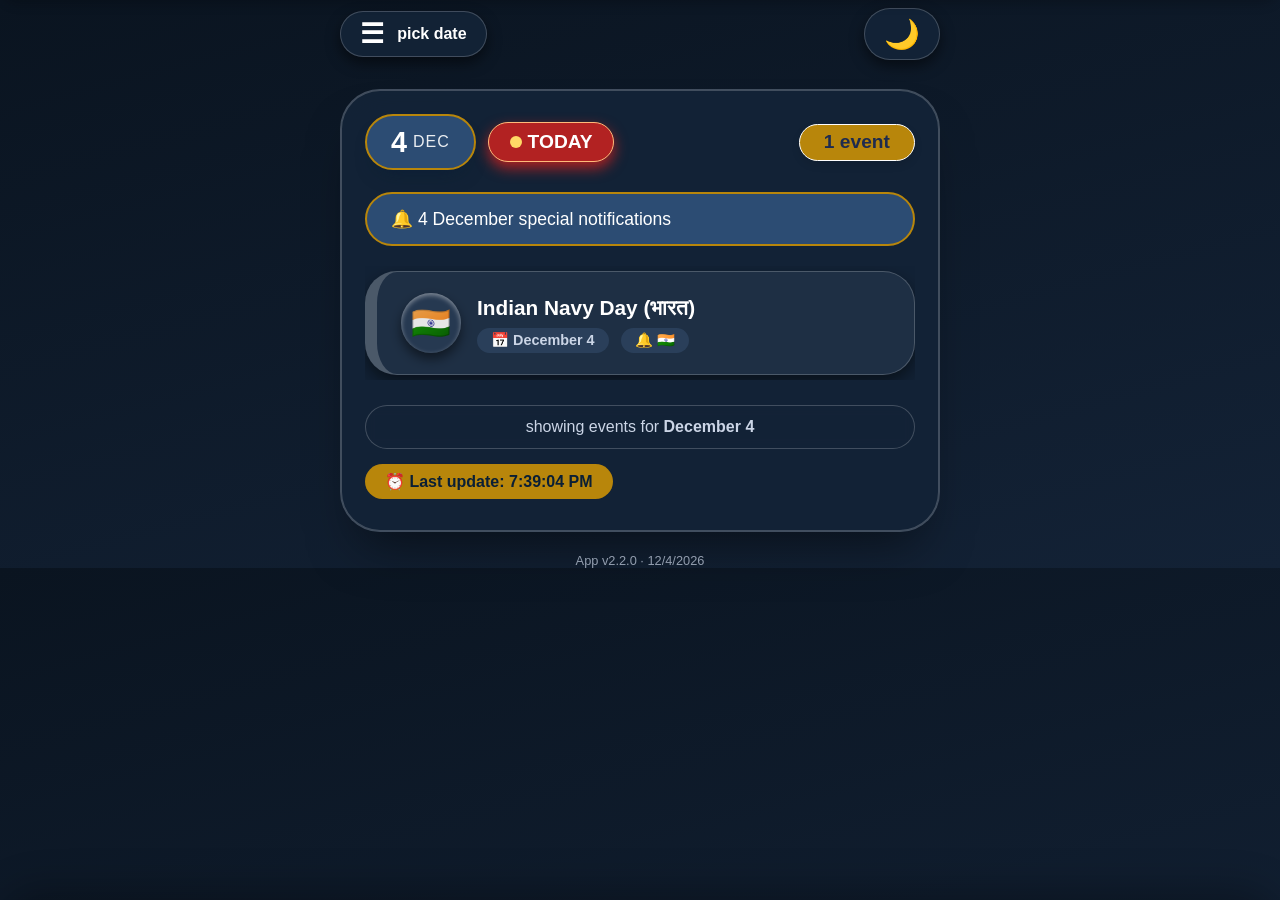
<file: index.html>
<!DOCTYPE html>
<html lang="en">
<head>
    <meta charset="UTF-8">
    <meta name="viewport" content="width=device-width, initial-scale=1.0, maximum-scale=1.0, user-scalable=no, viewport-fit=cover">
    
    <!-- ========== 🔥 CACHE CONTROL - EXTREME ========== -->
    <meta http-equiv="Cache-Control" content="no-cache, no-store, must-revalidate, max-age=0, pre-check=0, post-check=0">
    <meta http-equiv="Pragma" content="no-cache">
    <meta http-equiv="Expires" content="0">
    <meta http-equiv="Clear-Site-Data" content="*">
    <meta http-equiv="X-UA-Compatible" content="IE=edge">
    
    <!-- ========== 📱 MOBILE APP SPECIFIC ========== -->
    <meta name="apple-mobile-web-app-capable" content="yes">
    <meta name="apple-mobile-web-app-status-bar-style" content="black-translucent">
    <meta name="apple-mobile-web-app-title" content="Important Days">
    <meta name="mobile-web-app-capable" content="yes">
    <meta name="theme-color" content="#1e3c5c">
    
    <!-- For Android -->
    <meta name="color-scheme" content="dark light">
    
    <title>📅 Important Days · Mobile App</title>
    
    <!-- CSS with timestamp -->
    <link rel="stylesheet" href="style.css?v=2.0.0">
    
    <style>
        /* Pull to refresh indicator */
        .ptr-overlay {
            position: fixed;
            top: 0;
            left: 0;
            right: 0;
            height: 60px;
            background: var(--accent-gold);
            color: #1e2b4f;
            display: flex;
            align-items: center;
            justify-content: center;
            transform: translateY(-100%);
            transition: transform 0.2s;
            z-index: 1000;
            font-weight: 600;
            border-bottom-left-radius: 20px;
            border-bottom-right-radius: 20px;
            box-shadow: 0 4px 12px rgba(0,0,0,0.2);
        }
        
        .ptr-overlay.show {
            transform: translateY(0);
        }
        
        .offline-banner {
            background: #f94144;
            color: white;
            padding: 12px;
            text-align: center;
            font-weight: 600;
            border-radius: 0;
            display: none;
            margin-bottom: 10px;
        }
        
        .offline-banner.show {
            display: block;
        }
        
        .loading-spinner {
            display: inline-block;
            width: 20px;
            height: 20px;
            border: 3px solid rgba(255,255,255,0.3);
            border-radius: 50%;
            border-top-color: white;
            animation: spin 1s ease-in-out infinite;
            margin-right: 10px;
        }
        
        @keyframes spin {
            to { transform: rotate(360deg); }
        }
        
        .version-info {
            font-size: 0.8rem;
            opacity: 0.7;
            text-align: center;
            margin-top: 5px;
        }
    </style>
</head>
<body class="dark">
    <!-- Pull to refresh indicator -->
    <div class="ptr-overlay" id="ptrIndicator">
        <span class="loading-spinner"></span> Refreshing...
    </div>
    
    <!-- Offline banner -->
    <div class="offline-banner" id="offlineBanner">
        📴 You are offline · Showing last updated data
    </div>
    
    <!-- top bar with menu + dark toggle -->
    <div class="top-bar">
        <div class="menu-btn" id="menuToggle">
            ☰ <span>pick date</span>
        </div>
        <div class="dark-toggle" id="darkToggle">🌙</div>
    </div>
    
    <!-- Refresh indicator -->
    <div style="text-align: center; padding: 5px;" id="refreshStatus"></div>

    <!-- main card -->
    <div class="notification-container" id="mainCard">
        <div class="today-header">
            <div class="date-chip" id="currentDateDisplay">15 <small>MAR</small></div>
            <div class="live-badge"><span></span> TODAY</div>
            <div class="event-counter" id="eventCountBadge">3 events</div>
        </div>

        <div class="greeting-toast" id="todayGreeting">
            🔔 Special Notifications
        </div>

        <div id="eventsContainer" class="events-list">
            <!-- filled by js -->
        </div>

        <div class="footer-note" id="footerDate">
            showing events for <strong>March 15</strong>
        </div>
        
        <!-- Last update time -->
        <div class="reminder-bell" style="justify-content: center; margin-top: 15px;" id="updateTimeDisplay">
            ⏰ Last update: Just now
        </div>
    </div>

    <!-- drawer overlay + menu -->
    <div class="drawer-overlay" id="drawerOverlay"></div>
    <div class="date-drawer" id="dateDrawer">
        <div class="drawer-title">
            📅 jump to date
            <span class="drawer-close" id="closeDrawer">✕</span>
        </div>
        <div class="month-grid" id="monthGrid"></div>
        <div class="day-picker">
            <h4 id="selectedMonthLabel">select a month</h4>
            <div class="day-scroll" id="dayChipsContainer"></div>
        </div>
        <button class="goto-btn" id="jumpToDateBtn">🔔 show events</button>
    </div>
    
    <!-- Version info -->
    <div class="version-info" id="versionInfo">
                <p>&copy; <b>2026 Umesh Banjare . All rights reserved. Developed by Umesh Banjare.</b></p>
    </div>

    <!-- ========== 📱 MOBILE APP AUTO-UPDATE SCRIPT ========== -->
    <script src="script.js?v=2.0.0"></script>
    
    <!-- Service Worker for offline cache management -->
    <script>
        // Extreme cache clear on app start
        (function mobileAppInit() {
            console.log('📱 Mobile App Started:', new Date().toLocaleString());
            
            // Clear everything
            if ('caches' in window) {
                caches.keys().then(keys => {
                    keys.forEach(key => {
                        caches.delete(key);
                        console.log('🗑️ Deleted cache:', key);
                    });
                });
            }
            
            // Clear storages
            sessionStorage.clear();
            localStorage.removeItem('lastUpdate');
            localStorage.removeItem('cachedEvents');
            
            // Show last update
            const updateTime = new Date().toLocaleTimeString();
            document.getElementById('updateTimeDisplay').innerHTML = 
                `⏰ Last update: ${updateTime}`;
            
            // Check network status
            function updateOnlineStatus() {
                const banner = document.getElementById('offlineBanner');
                if (navigator.onLine) {
                    banner.classList.remove('show');
                } else {
                    banner.classList.add('show');
                }
            }
            
            window.addEventListener('online', updateOnlineStatus);
            window.addEventListener('offline', updateOnlineStatus);
            updateOnlineStatus();
        })();
    </script>
</body>
</html>
</file>
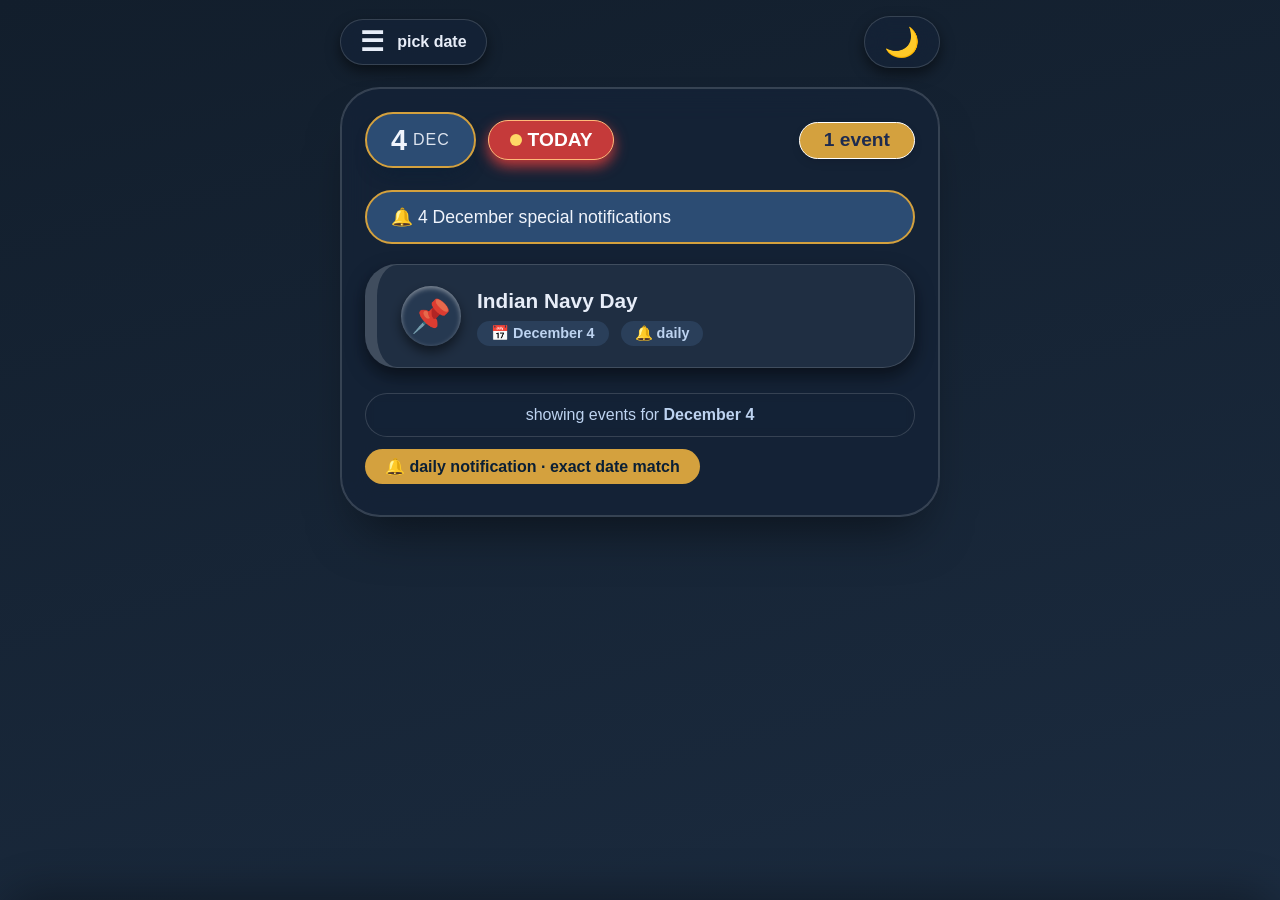
<file: eventList.html>
<!DOCTYPE html>
<html lang="en">
<head>
    <meta charset="UTF-8">
    <meta name="viewport" content="width=device-width, initial-scale=1.0, maximum-scale=1.0, user-scalable=yes">
    <title>🔔 today's days · dark/light + menu</title>
    <style>
        * {
            margin: 0;
            padding: 0;
            box-sizing: border-box;
            font-family: 'Inter', -apple-system, BlinkMacSystemFont, 'Segoe UI', Roboto, sans-serif;
        }

        /* design tokens */
        :root {
            --bg-gradient-start: #d9e2ef;
            --bg-gradient-end: #c2d0e6;
            --container-bg: rgba(255,255,255,0.75);
            --text-primary: #0f2b44;
            --text-soft: #1e3c5c;
            --card-bg: #ffffff;
            --badge-bg: #1e3c5c;
            --badge-text: white;
            --accent-gold: #f9c74f;
            --accent-red: #f94144;
            --border-light: rgba(255,255,255,0.7);
            --shadow-color: rgba(0,20,50,0.15);
            --event-meta-bg: #e3eefb;
            --menu-bg: rgba(255,255,255,0.9);
            --icon-filter: none;
        }

        body.dark {
            --bg-gradient-start: #121e2c;
            --bg-gradient-end: #1b2b3f;
            --container-bg: rgba(20, 35, 55, 0.85);
            --text-primary: #e7edf8;
            --text-soft: #bdd3f0;
            --card-bg: #1f2e42;
            --badge-bg: #2c4c73;
            --badge-text: #f0f4fc;
            --accent-gold: #d4a13e;
            --accent-red: #c53a3a;
            --border-light: rgba(255,255,255,0.15);
            --shadow-color: rgba(0,0,0,0.5);
            --event-meta-bg: #2a3f5a;
            --menu-bg: rgba(25, 40, 60, 0.98);
            --icon-filter: brightness(0.9);
        }

        body {
            background: linear-gradient(165deg, var(--bg-gradient-start), var(--bg-gradient-end));
            min-height: 100vh;
            display: flex;
            flex-direction: column;
            align-items: center;
            padding: 1rem;
            transition: background 0.2s, color 0.2s;
        }

        /* top bar with menu + dark toggle */
        .top-bar {
            width: 100%;
            max-width: 600px;
            display: flex;
            justify-content: space-between;
            align-items: center;
            margin-bottom: 1.2rem;
            gap: 10px;
        }

        .menu-btn {
            background: var(--container-bg);
            backdrop-filter: blur(12px);
            border: 1px solid var(--border-light);
            color: var(--text-primary);
            font-size: 1.7rem;
            padding: 0.5rem 1.2rem;
            border-radius: 40px;
            cursor: pointer;
            box-shadow: 0 6px 14px var(--shadow-color);
            transition: 0.2s;
            display: flex;
            align-items: center;
            gap: 8px;
            font-weight: 600;
            line-height: 1;
        }

        .menu-btn span {
            font-size: 1rem;
            margin-left: 5px;
        }

        .dark-toggle {
            background: var(--container-bg);
            backdrop-filter: blur(12px);
            border: 1px solid var(--border-light);
            color: var(--text-primary);
            font-size: 1.8rem;
            padding: 0.5rem 1.2rem;
            border-radius: 50px;
            cursor: pointer;
            box-shadow: 0 6px 14px var(--shadow-color);
            transition: 0.2s;
            user-select: none;
        }

        .dark-toggle:hover {
            transform: scale(0.97);
            background: var(--badge-bg);
            color: white;
        }

        /* main notification card */
        .notification-container {
            max-width: 600px;
            width: 100%;
            background: var(--container-bg);
            backdrop-filter: blur(16px);
            -webkit-backdrop-filter: blur(16px);
            border-radius: 40px;
            box-shadow: 0 30px 50px -20px var(--shadow-color), 0 0 0 1px var(--border-light) inset;
            padding: 1.5rem 1.5rem 2rem;
            border: 1px solid var(--border-light);
            transition: background 0.2s;
        }

        .today-header {
            display: flex;
            align-items: center;
            gap: 12px;
            margin-bottom: 22px;
            flex-wrap: wrap;
        }

        .date-chip {
            background: var(--badge-bg);
            color: var(--badge-text);
            padding: 0.6rem 1.5rem;
            border-radius: 60px;
            font-size: 1.8rem;
            font-weight: 700;
            letter-spacing: 1px;
            box-shadow: 0 12px 20px -12px #0a1f35;
            display: inline-flex;
            align-items: center;
            gap: 5px;
            border: 2px solid var(--accent-gold);
        }

        .date-chip small {
            font-size: 1rem;
            font-weight: 400;
            opacity: 0.9;
        }

        .live-badge {
            background: var(--accent-red);
            color: white;
            border-radius: 60px;
            padding: 0.5rem 1.3rem;
            font-weight: 600;
            font-size: 1.2rem;
            display: flex;
            align-items: center;
            gap: 6px;
            box-shadow: 0 6px 14px var(--accent-red);
            border: 1px solid #ffba7a;
        }

        .live-badge span {
            width: 12px;
            height: 12px;
            background: #ffd966;
            border-radius: 50%;
            animation: pulse 1.8s infinite;
        }

        @keyframes pulse {
            0% { opacity: 1; transform: scale(1); background: #ffe5b4; }
            50% { opacity: 0.5; transform: scale(1.4); background: #ffffff; }
            100% { opacity: 1; transform: scale(1); background: #ffe5b4; }
        }

        .event-counter {
            background: var(--accent-gold);
            color: #1e2b4f;
            border-radius: 60px;
            padding: 0.4rem 1.5rem;
            font-weight: 700;
            font-size: 1.2rem;
            margin-left: auto;
            box-shadow: 0 4px 8px #0000001a;
            border: 1px solid white;
            white-space: nowrap;
        }

        .greeting-toast {
            background: var(--badge-bg);
            color: var(--badge-text);
            padding: 0.9rem 1.5rem;
            border-radius: 50px;
            margin-bottom: 20px;
            font-size: 1.1rem;
            font-weight: 500;
            display: flex;
            align-items: center;
            gap: 8px;
            border: 2px solid var(--accent-gold);
            word-break: break-word;
        }

        .events-list {
            display: flex;
            flex-direction: column;
            gap: 16px;
            margin: 20px 0;
        }

        .event-card {
            background: var(--card-bg);
            border-radius: 32px;
            padding: 1.3rem 1.5rem;
            box-shadow: 0 8px 18px var(--shadow-color);
            border-left: 12px solid var(--accent-gold);
            display: flex;
            align-items: center;
            gap: 16px;
            transition: 0.15s;
            border: 1px solid var(--border-light);
            border-left-width: 12px;
        }

        .event-icon {
            font-size: 2rem;
            background: var(--event-meta-bg);
            width: 60px;
            height: 60px;
            border-radius: 50%;
            display: flex;
            align-items: center;
            justify-content: center;
            box-shadow: inset 0 2px 5px rgba(255,255,255,0.5), 0 6px 12px var(--shadow-color);
            filter: var(--icon-filter);
        }

        .event-content {
            flex: 1;
        }

        .event-title {
            font-size: 1.3rem;
            font-weight: 700;
            color: var(--text-primary);
            line-height: 1.4;
            margin-bottom: 5px;
        }

        .event-meta {
            display: flex;
            gap: 12px;
            color: var(--text-soft);
            font-weight: 600;
            font-size: 0.9rem;
            flex-wrap: wrap;
        }

        .event-meta span {
            background: var(--event-meta-bg);
            padding: 4px 14px;
            border-radius: 40px;
            display: inline-flex;
            align-items: center;
            gap: 4px;
        }

        .empty-state {
            background: var(--container-bg);
            border-radius: 60px;
            padding: 3rem 1.5rem;
            text-align: center;
            font-size: 1.4rem;
            color: var(--text-primary);
            border: 3px dashed var(--accent-gold);
            backdrop-filter: blur(4px);
        }

        .footer-note {
            margin-top: 25px;
            color: var(--text-soft);
            background: var(--container-bg);
            padding: 12px 22px;
            border-radius: 50px;
            font-size: 1rem;
            font-weight: 500;
            text-align: center;
            backdrop-filter: blur(4px);
            border: 1px solid var(--border-light);
        }

        .reminder-bell {
            background: var(--accent-gold);
            color: #0a1f35;
            border-radius: 50px;
            padding: 8px 20px;
            font-weight: 600;
            margin-top: 12px;
            display: inline-flex;
            align-items: center;
            gap: 8px;
        }

        /* sliding drawer menu (mobile first) */
        .drawer-overlay {
            position: fixed;
            top: 0; left: 0; width: 100%; height: 100%;
            background: rgba(0,0,0,0.3);
            backdrop-filter: blur(3px);
            z-index: 998;
            opacity: 0;
            pointer-events: none;
            transition: 0.3s;
        }

        .drawer-overlay.active {
            opacity: 1;
            pointer-events: all;
        }

        .date-drawer {
            position: fixed;
            bottom: 0;
            left: 0;
            width: 100%;
            background: var(--menu-bg);
            backdrop-filter: blur(24px);
            border-top-left-radius: 40px;
            border-top-right-radius: 40px;
            padding: 2rem 1.5rem 2rem;
            box-shadow: 0 -10px 40px rgba(0,0,0,0.3);
            z-index: 999;
            transform: translateY(100%);
            transition: transform 0.4s cubic-bezier(0.2, 0.9, 0.1, 1);
            border: 1px solid var(--border-light);
            max-height: 75vh;
            overflow-y: auto;
        }

        .date-drawer.open {
            transform: translateY(0);
        }

        .drawer-title {
            font-size: 1.8rem;
            font-weight: 700;
            color: var(--text-primary);
            margin-bottom: 20px;
            display: flex;
            justify-content: space-between;
            align-items: center;
        }

        .drawer-close {
            font-size: 2rem;
            background: none;
            border: none;
            color: var(--text-soft);
            cursor: pointer;
            padding: 0 10px;
        }

        .month-grid {
            display: grid;
            grid-template-columns: repeat(3, 1fr);
            gap: 12px;
        }

        .month-item {
            background: var(--card-bg);
            color: var(--text-primary);
            border: 1px solid var(--border-light);
            border-radius: 30px;
            padding: 1rem 0.5rem;
            text-align: center;
            font-weight: 600;
            box-shadow: 0 4px 8px var(--shadow-color);
            cursor: pointer;
            transition: 0.1s;
        }

        .month-item:active {
            transform: scale(0.96);
            background: var(--badge-bg);
            color: white;
        }

        .day-picker {
            margin-top: 25px;
        }

        .day-picker h4 {
            color: var(--text-primary);
            margin-bottom: 12px;
        }

        .day-scroll {
            display: flex;
            flex-wrap: wrap;
            gap: 10px;
            max-height: 150px;
            overflow-y: auto;
            padding: 10px 0;
        }

        .day-chip {
            background: var(--container-bg);
            color: var(--text-primary);
            padding: 10px 18px;
            border-radius: 40px;
            font-weight: 600;
            border: 1px solid var(--border-light);
            cursor: pointer;
        }

        .day-chip.selected {
            background: var(--accent-gold);
            color: #0a1f35;
            border-color: white;
        }

        .goto-btn {
            background: var(--badge-bg);
            color: white;
            border: none;
            width: 100%;
            padding: 1.2rem;
            border-radius: 60px;
            font-weight: 700;
            font-size: 1.2rem;
            margin-top: 25px;
            cursor: pointer;
            border: 2px solid var(--accent-gold);
        }

        /* responsive */
        @media (max-width: 480px) {
            .date-chip { font-size: 1.5rem; padding: 0.5rem 1rem; }
            .live-badge { font-size: 1rem; padding: 0.4rem 1rem; }
            .event-counter { font-size: 1rem; padding: 0.4rem 1rem; }
            .event-title { font-size: 1.2rem; }
        }
    </style>
</head>
<body class="dark"> <!-- default dark mode (can be toggled) -->

<!-- top bar with menu + dark toggle -->
<div class="top-bar">
    <div class="menu-btn" id="menuToggle">
        ☰ <span>pick date</span>
    </div>
    <div class="dark-toggle" id="darkToggle">🌙</div>
</div>

<!-- main card -->
<div class="notification-container" id="mainCard">
    <div class="today-header">
        <div class="date-chip" id="currentDateDisplay">15 <small>MAR</small></div>
        <div class="live-badge"><span></span> TODAY</div>
        <div class="event-counter" id="eventCountBadge">3 events</div>
    </div>

    <div class="greeting-toast" id="todayGreeting">
        🔔 15 March special notifications
    </div>

    <div id="eventsContainer" class="events-list">
        <!-- filled by js -->
    </div>

    <div class="footer-note" id="footerDate">
        showing events for <strong>March 15</strong>
    </div>
    <div class="reminder-bell">
        🔔 daily notification · exact date match
    </div>
</div>

<!-- drawer overlay + menu -->
<div class="drawer-overlay" id="drawerOverlay"></div>
<div class="date-drawer" id="dateDrawer">
    <div class="drawer-title">
        📅 jump to date
        <span class="drawer-close" id="closeDrawer">✕</span>
    </div>
    <div class="month-grid" id="monthGrid"></div>
    <div class="day-picker">
        <h4 id="selectedMonthLabel">select a month</h4>
        <div class="day-scroll" id="dayChipsContainer"></div>
    </div>
    <button class="goto-btn" id="jumpToDateBtn">🔔 show events</button>
</div>

<script>
    (function() {
        // --------------------------------------------------------------
        // Full dataset (identical to previous, month as number)
        // --------------------------------------------------------------
        const importantDays = [
            { month: 1, day: 1, event: "Global Family Day" },
            { month: 1, day: 4, event: "World Braille Day" },
            { month: 1, day: 11, event: "National Human Trafficking Awareness Day (US) / Death anniversary of Lal Bahadur Shastri" },
            { month: 1, day: 12, event: "National Youth Day (Birthday of Swami Vivekananda)" },
            { month: 1, day: 15, event: "Army Day (India)" },
            { month: 1, day: 24, event: "National Girl Child Day (India)" },
            { month: 1, day: 25, event: "National Tourism Day (India) / National Voters' Day (India)" },
            { month: 1, day: 26, event: "Republic Day (India)" },
            { month: 1, day: 30, event: "Martyrs' Day (Mahatma Gandhi's Death Anniversary) / World Leprosy Eradication Day" },
            { month: 2, day: 4, event: "World Cancer Day" },
            { month: 2, day: 6, event: "International Day of Zero Tolerance to Female Genital Mutilation" },
            { month: 2, day: 10, event: "National Deworming Day (India)" },
            { month: 2, day: 11, event: "International Day of Women and Girls in Science" },
            { month: 2, day: 13, event: "World Radio Day" },
            { month: 2, day: 14, event: "Valentine's Day" },
            { month: 2, day: 20, event: "World Day of Social Justice" },
            { month: 2, day: 21, event: "International Mother Language Day" },
            { month: 2, day: 28, event: "National Science Day (India)" },
            { month: 3, day: 3, event: "World Wildlife Day / World Hearing Day" },
            { month: 3, day: 4, event: "National Safety Day (India)" },
            { month: 3, day: 8, event: "International Women's Day" },
            { month: 3, day: 9, event: "CISF Raising Day (India)" },
            { month: 3, day: 15, event: "Bhakt Mata Karma Jayanti" },
            { month: 3, day: 15, event: "World Consumer Rights Day" },
            { month: 3, day: 18, event: "Ordnance Factories Day (India)" },
            { month: 3, day: 20, event: "International Day of Happiness" },
            { month: 3, day: 21, event: "World Forestry Day / World Down Syndrome Day / World Poetry Day" },
            { month: 3, day: 22, event: "World Water Day" },
            { month: 3, day: 23, event: "World Meteorological Day / Shaheed Diwas (Bhagat Singh, Rajguru, Sukhdev)" },
            { month: 3, day: 24, event: "World Tuberculosis (TB) Day" },
            { month: 4, day: 1, event: "April Fools' Day / Odisha Foundation Day (Utkala Dibasa)" },
            { month: 4, day: 2, event: "World Autism Awareness Day" },
            { month: 4, day: 5, event: "National Maritime Day (India)" },
            { month: 4, day: 7, event: "World Health Day" },
            { month: 4, day: 10, event: "World Homoeopathy Day" },
            { month: 4, day: 14, event: "B.R. Ambedkar Remembrance Day (Ambedkar Jayanti)" },
            { month: 4, day: 17, event: "World Haemophilia Day" },
            { month: 4, day: 18, event: "World Heritage Day" },
            { month: 4, day: 21, event: "Civil Services Day (India)" },
            { month: 4, day: 22, event: "Earth Day" },
            { month: 4, day: 23, event: "World Book and Copyright Day" },
            { month: 4, day: 24, event: "National Panchayati Raj Day" },
            { month: 4, day: 25, event: "World Malaria Day" },
            { month: 4, day: 26, event: "World Intellectual Property Day" },
            { month: 5, day: 1, event: "International Labour Day / Maharashtra Day / Gujarat Day" },
            { month: 5, day: 3, event: "Press Freedom Day / World Asthma Day" },
            { month: 5, day: 4, event: "Coal Miners Day" },
            { month: 5, day: 8, event: "World Red Cross Day" },
            { month: 5, day: 11, event: "National Technology Day (India)" },
            { month: 5, day: 12, event: "International Nurses Day" },
            { month: 5, day: 15, event: "International Day of Families" },
            { month: 5, day: 17, event: "World Telecommunication Day / World Hypertension Day" },
            { month: 5, day: 20, event: "National Anti-Terrorism Day (India)" },
            { month: 5, day: 21, event: "National Anti-Terrorism Day (India) / Armed Forces Day (US)" },
            { month: 5, day: 22, event: "International Day for Biological Diversity" },
            { month: 5, day: 31, event: "World No Tobacco Day / National Memorial Day (US)" },
            { month: 6, day: 1, event: "Global Day of Parents" },
            { month: 6, day: 4, event: "International Day of Innocent Children Victims of Aggression" },
            { month: 6, day: 5, event: "World Environment Day" },
            { month: 6, day: 7, event: "World Food Safety Day" },
            { month: 6, day: 8, event: "World Brain Tumor Day / World Oceans Day" },
            { month: 6, day: 12, event: "World Day Against Child Labour" },
            { month: 6, day: 14, event: "World Blood Donor Day" },
            { month: 6, day: 15, event: "World Elder Abuse Awareness Day" },
            { month: 6, day: 16, event: "Martyrdom of Guru Arjan Dev" },
            { month: 6, day: 17, event: "World Day to Combat Desertification and Drought" },
            { month: 6, day: 18, event: "Autistic Pride Day" },
            { month: 6, day: 19, event: "World Sickle Cell Awareness Day" },
            { month: 6, day: 20, event: "World Refugee Day" },
            { month: 6, day: 21, event: "International Day of Yoga / World Music Day" },
            { month: 6, day: 23, event: "International Olympic Day / United Nations Public Service Day" },
            { month: 6, day: 26, event: "International Day Against Drug Abuse and Illicit Trafficking" },
            { month: 6, day: 29, event: "National Statistics Day (India)" },
            { month: 7, day: 1, event: "National Doctor's Day (India) / Chartered Accountants Day (India)" },
            { month: 7, day: 2, event: "World UFO Day" },
            { month: 7, day: 6, event: "World Zoonoses Day" },
            { month: 7, day: 11, event: "World Population Day" },
            { month: 7, day: 12, event: "International Day of Combating Sand and Dust Storms / Malala Day" },
            { month: 7, day: 15, event: "World Youth Skills Day" },
            { month: 7, day: 17, event: "International Justice Day" },
            { month: 7, day: 18, event: "Nelson Mandela International Day" },
            { month: 7, day: 26, event: "Kargil Vijay Diwas (India)" },
            { month: 7, day: 28, event: "World Hepatitis Day" },
            { month: 7, day: 29, event: "International Tiger Day" },
            { month: 7, day: 31, event: "World Ranger Day" },
            { month: 8, day: 1, event: "World Breastfeeding Week Begins" },
            { month: 8, day: 3, event: "International Friendship Day" },
            { month: 8, day: 6, event: "Hiroshima Day" },
            { month: 8, day: 7, event: "National Handloom Day (India)" },
            { month: 8, day: 8, event: "Quit India Movement Day" },
            { month: 8, day: 9, event: "Nagasaki Day / International Day of the World's Indigenous Peoples" },
            { month: 8, day: 12, event: "International Youth Day" },
            { month: 8, day: 13, event: "International Lefthanders Day" },
            { month: 8, day: 15, event: "Independence Day (India)" },
            { month: 8, day: 19, event: "World Photography Day / World Humanitarian Day" },
            { month: 8, day: 20, event: "Sadbhavana Diwas (India)" },
            { month: 8, day: 23, event: "International Day for the Remembrance of the Slave Trade and its Abolition" },
            { month: 8, day: 29, event: "National Sports Day (India) (Birthday of Dhyan Chand)" },
            { month: 9, day: 2, event: "World Coconut Day" },
            { month: 9, day: 5, event: "Teachers' Day (India) (Birthday of Dr. S. Radhakrishnan) / International Day of Charity" },
            { month: 9, day: 7, event: "International Day of Clean Air for Blue Skies" },
            { month: 9, day: 8, event: "International Literacy Day" },
            { month: 9, day: 14, event: "Hindi Diwas (India)" },
            { month: 9, day: 15, event: "International Day of Democracy / Engineer's Day (India)" },
            { month: 9, day: 16, event: "World Ozone Day" },
            { month: 9, day: 17, event: "World Patient Safety Day" },
            { month: 9, day: 19, event: "International Talk Like a Pirate Day" },
            { month: 9, day: 21, event: "International Day of Peace / World Alzheimer's Day" },
            { month: 9, day: 22, event: "World Rose Day (Cancer Awareness)" },
            { month: 9, day: 23, event: "International Day of Sign Languages" },
            { month: 9, day: 26, event: "World Contraception Day" },
            { month: 9, day: 27, event: "World Tourism Day" },
            { month: 9, day: 28, event: "World Rabies Day" },
            { month: 9, day: 29, event: "World Heart Day" },
            { month: 9, day: 30, event: "International Translation Day" },
            { month: 10, day: 1, event: "International Day for the Elderly / International Coffee Day" },
            { month: 10, day: 2, event: "Gandhi Jayanti / International Day of Non-Violence" },
            { month: 10, day: 3, event: "World Habitat Day" },
            { month: 10, day: 4, event: "World Animal Day" },
            { month: 10, day: 5, event: "World Teachers' Day" },
            { month: 10, day: 8, event: "Indian Air Force Day" },
            { month: 10, day: 9, event: "World Postal Day" },
            { month: 10, day: 10, event: "World Mental Health Day" },
            { month: 10, day: 11, event: "International Day of the Girl Child" },
            { month: 10, day: 13, event: "International Day for Disaster Reduction" },
            { month: 10, day: 14, event: "World Standards Day" },
            { month: 10, day: 15, event: "Global Handwashing Day / World Students' Day (Dr. A.P.J. Abdul Kalam's Birthday) / International Day of Rural Women" },
            { month: 10, day: 16, event: "World Food Day" },
            { month: 10, day: 17, event: "International Day for the Eradication of Poverty" },
            { month: 10, day: 20, event: "World Statistics Day (every 5 years) / National Solidarity Day (India)" },
            { month: 10, day: 24, event: "United Nations Day / World Development Information Day" },
            { month: 10, day: 27, event: "World Day for Audiovisual Heritage" },
            { month: 10, day: 30, event: "World Thrift Day" },
            { month: 10, day: 31, event: "National Unity Day (India) (Birthday of Sardar Vallabhbhai Patel) / Halloween" },
            { month: 11, day: 1, event: "World Vegan Day / Rajyotsava Day (Karnataka Formation Day)" },
            { month: 11, day: 7, event: "National Cancer Awareness Day (India) / Infant Protection Day" },
            { month: 11, day: 8, event: "World Urbanism Day / International Day of Radiology" },
            { month: 11, day: 9, event: "Legal Services Day (India)" },
            { month: 11, day: 10, event: "World Science Day for Peace and Development" },
            { month: 11, day: 11, event: "National Education Day (India)" },
            { month: 11, day: 12, event: "World Pneumonia Day" },
            { month: 11, day: 13, event: "World Kindness Day" },
            { month: 11, day: 14, event: "Children's Day (India) (Birthday of Jawaharlal Nehru) / World Diabetes Day" },
            { month: 11, day: 16, event: "International Day for Tolerance" },
            { month: 11, day: 17, event: "National Epilepsy Day (India)" },
            { month: 11, day: 19, event: "World Toilet Day / International Men's Day" },
            { month: 11, day: 20, event: "Universal Children's Day / Africa Industrialization Day" },
            { month: 11, day: 21, event: "World Television Day / World Fisheries Day / World Hello Day" },
            { month: 11, day: 25, event: "International Day for the Elimination of Violence against Women" },
            { month: 11, day: 26, event: "National Law Day (Constitution Day) (India)" },
            { month: 11, day: 29, event: "International Day of Solidarity with the Palestinian People" },
            { month: 12, day: 1, event: "World AIDS Day" },
            { month: 12, day: 2, event: "World Computer Literacy Day / International Day for the Abolition of Slavery" },
            { month: 12, day: 3, event: "International Day of Persons with Disabilities" },
            { month: 12, day: 4, event: "Indian Navy Day" },
            { month: 12, day: 5, event: "International Volunteer Day / World Soil Day" },
            { month: 12, day: 7, event: "International Civil Aviation Day / Armed Forces Flag Day (India)" },
            { month: 12, day: 9, event: "International Anti-Corruption Day" },
            { month: 12, day: 10, event: "Human Rights Day" },
            { month: 12, day: 11, event: "International Mountain Day / UNICEF Day" },
            { month: 12, day: 14, event: "National Energy Conservation Day (India)" },
            { month: 12, day: 16, event: "Vijay Diwas (India) / Day of Reconciliation (South Africa)" },
            { month: 12, day: 18, event: "Minorities Rights Day (India) / International Migrants Day" },
            { month: 12, day: 19, event: "Goa Liberation Day (India)" },
            { month: 12, day: 20, event: "International Human Solidarity Day" },
            { month: 12, day: 22, event: "National Mathematics Day (India) (Birthday of Srinivasa Ramanujan)" },
            { month: 12, day: 23, event: "National Farmers Day (Kisan Diwas) (India)" },
            { month: 12, day: 24, event: "National Consumer Rights Day (India)" },
            { month: 12, day: 25, event: "Christmas Day / Good Governance Day (India)" }
        ];

        const monthNames = ["January","February","March","April","May","June","July","August","September","October","November","December"];
        
        // current date (system)
        const today = new Date();
        let currentMonth = today.getMonth() + 1;
        let currentDay = today.getDate();

        // UI elements
        const bodyEl = document.body;
        const darkToggle = document.getElementById('darkToggle');
        const menuToggle = document.getElementById('menuToggle');
        const drawer = document.getElementById('dateDrawer');
        const overlay = document.getElementById('drawerOverlay');
        const closeDrawer = document.getElementById('closeDrawer');
        const monthGrid = document.getElementById('monthGrid');
        const selectedMonthLabel = document.getElementById('selectedMonthLabel');
        const dayChipsContainer = document.getElementById('dayChipsContainer');
        const jumpBtn = document.getElementById('jumpToDateBtn');
        const currentDateDisplay = document.getElementById('currentDateDisplay');
        const eventCountBadge = document.getElementById('eventCountBadge');
        const todayGreeting = document.getElementById('todayGreeting');
        const footerDate = document.getElementById('footerDate');
        const eventsContainer = document.getElementById('eventsContainer');

        // state for drawer
        let selectedMonth = currentMonth; // default to current month
        let selectedDay = currentDay;

        // ---- render main card based on (month, day) ----
        function renderMainForDate(month, day) {
            const filtered = importantDays.filter(item => item.month === month && item.day === day);
            const monthName = monthNames[month-1];

            // update header / chips
            currentDateDisplay.innerHTML = `${day} <small>${monthName.substring(0,3).toUpperCase()}</small>`;
            todayGreeting.innerHTML = `🔔 ${day} ${monthName} special notifications`;
            footerDate.innerHTML = `showing events for <strong>${monthName} ${day}</strong>`;

            if (filtered.length === 0) {
                eventsContainer.innerHTML = `<div class="empty-state">✨ no important days on ${monthName} ${day} ✨</div>`;
                eventCountBadge.innerText = '0 events';
            } else {
                let cards = '';
                filtered.forEach(ev => {
                    cards += `
                        <div class="event-card">
                            <div class="event-icon">📌</div>
                            <div class="event-content">
                                <div class="event-title">${ev.event}</div>
                                <div class="event-meta">
                                    <span>📅 ${monthNames[ev.month-1]} ${ev.day}</span>
                                    <span>🔔 daily</span>
                                </div>
                            </div>
                        </div>
                    `;
                });
                eventsContainer.innerHTML = cards;
                eventCountBadge.innerText = `${filtered.length} event${filtered.length>1?'s':''}`;
            }
        }

        // ---- build month grid inside drawer ----
        function buildMonthGrid() {
            monthGrid.innerHTML = '';
            monthNames.forEach((name, idx) => {
                const m = idx+1;
                const btn = document.createElement('div');
                btn.className = 'month-item' + (m === selectedMonth ? ' selected' : '');
                btn.innerText = name.substring(0,3);
                btn.dataset.month = m;
                btn.addEventListener('click', (e) => {
                    document.querySelectorAll('.month-item').forEach(el => el.classList.remove('selected'));
                    btn.classList.add('selected');
                    selectedMonth = m;
                    selectedMonthLabel.innerText = name + ' · choose day';
                    buildDayChips(m);
                });
                monthGrid.appendChild(btn);
            });
        }

        // ---- build day chips for given month ----
        function buildDayChips(month) {
            // get all days that exist in dataset for this month (unique)
            const daysInMonth = [...new Set(importantDays.filter(item => item.month === month).map(item => item.day))].sort((a,b) => a-b);
            dayChipsContainer.innerHTML = '';
            if (daysInMonth.length === 0) {
                dayChipsContainer.innerHTML = '<div style="color:var(--text-soft);">no days</div>';
                return;
            }
            daysInMonth.forEach(d => {
                const chip = document.createElement('span');
                chip.className = 'day-chip' + (d === selectedDay ? ' selected' : '');
                chip.innerText = d;
                chip.addEventListener('click', () => {
                    document.querySelectorAll('.day-chip').forEach(c => c.classList.remove('selected'));
                    chip.classList.add('selected');
                    selectedDay = d;
                });
                dayChipsContainer.appendChild(chip);
            });
        }

        // ---- open drawer & sync ----
        function openDrawer() {
            // sync selected month/day with current display values
            selectedMonth = currentMonth;
            selectedDay = currentDay;
            buildMonthGrid();
            selectedMonthLabel.innerText = monthNames[selectedMonth-1] + ' · choose day';
            buildDayChips(selectedMonth);
            // highlight correct month item after building
            setTimeout(() => {
                document.querySelectorAll('.month-item').forEach(el => {
                    if (Number(el.dataset.month) === selectedMonth) el.classList.add('selected');
                });
                // day chips will be updated by buildDayChips, but selected day highlight inside that func
                // we need to re-run buildDayChips to set selected day highlight
                buildDayChips(selectedMonth); // redo to apply selected class
            }, 10);
            drawer.classList.add('open');
            overlay.classList.add('active');
        }

        function closeDrawerFunc() {
            drawer.classList.remove('open');
            overlay.classList.remove('active');
        }

        // ---- jump button: update main view ----
        jumpBtn.addEventListener('click', () => {
            // update current global to selected
            currentMonth = selectedMonth;
            currentDay = selectedDay;
            renderMainForDate(currentMonth, currentDay);
            closeDrawerFunc();
        });

        // ---- dark mode toggle ----
        darkToggle.addEventListener('click', () => {
            bodyEl.classList.toggle('dark');
            darkToggle.innerText = bodyEl.classList.contains('dark') ? '☀️' : '🌙';
        });

        // ---- menu open/close ----
        menuToggle.addEventListener('click', openDrawer);
        closeDrawer.addEventListener('click', closeDrawerFunc);
        overlay.addEventListener('click', closeDrawerFunc);

        // ---- initial render with today ----
        renderMainForDate(currentMonth, currentDay);

        // ---- ensure drawer starts closed ----
        closeDrawerFunc();

        // ---- touch friendly ----
    })();
</script>
</body>
</html>
</file>
<file: style.css>
/* style.css - Mobile App Optimized */

* {
    margin: 0;
    padding: 0;
    box-sizing: border-box;
    font-family: -apple-system, BlinkMacSystemFont, 'Segoe UI', Roboto, Helvetica, Arial, sans-serif;
    -webkit-tap-highlight-color: transparent;
}

/* design tokens */
:root {
    --bg-gradient-start: #d9e2ef;
    --bg-gradient-end: #c2d0e6;
    --container-bg: rgba(255,255,255,0.9);
    --text-primary: #0f2b44;
    --text-soft: #1e3c5c;
    --card-bg: #ffffff;
    --badge-bg: #1e3c5c;
    --badge-text: white;
    --accent-gold: #f9c74f;
    --accent-red: #f94144;
    --border-light: rgba(255,255,255,0.8);
    --shadow-color: rgba(0,20,50,0.2);
    --event-meta-bg: #e3eefb;
    --menu-bg: rgba(255,255,255,0.98);
    --icon-filter: none;
    --safe-area-top: env(safe-area-inset-top);
    --safe-area-bottom: env(safe-area-inset-bottom);
}

body.dark {
    --bg-gradient-start: #0a1420;
    --bg-gradient-end: #132236;
    --container-bg: rgba(20, 35, 55, 0.95);
    --text-primary: #ffffff;
    --text-soft: #cbd5e6;
    --card-bg: #1e2f44;
    --badge-bg: #2c4c73;
    --badge-text: #ffffff;
    --accent-gold: #b8860b;
    --accent-red: #b22222;
    --border-light: rgba(255,255,255,0.2);
    --shadow-color: rgba(0,0,0,0.5);
    --event-meta-bg: #2a3f5a;
    --menu-bg: rgba(25, 40, 60, 0.98);
    --icon-filter: brightness(0.9);
}

body {
    background: linear-gradient(165deg, var(--bg-gradient-start), var(--bg-gradient-end));
    min-height: 100vh;
    min-height: -webkit-fill-available;
    display: flex;
    flex-direction: column;
    align-items: center;
    padding: var(--safe-area-top) 1rem var(--safe-area-bottom);
    transition: background 0.3s ease;
    -webkit-font-smoothing: antialiased;
}

/* top bar with menu + dark toggle */
.top-bar {
    width: 100%;
    max-width: 600px;
    display: flex;
    justify-content: space-between;
    align-items: center;
    margin-bottom: 1.2rem;
    gap: 10px;
    padding-top: max(0.5rem, var(--safe-area-top));
}

.menu-btn {
    background: var(--container-bg);
    backdrop-filter: blur(12px);
    -webkit-backdrop-filter: blur(12px);
    border: 1px solid var(--border-light);
    color: var(--text-primary);
    font-size: 1.7rem;
    padding: 0.5rem 1.2rem;
    border-radius: 40px;
    cursor: pointer;
    box-shadow: 0 6px 14px var(--shadow-color);
    transition: transform 0.2s, background 0.2s;
    display: flex;
    align-items: center;
    gap: 8px;
    font-weight: 600;
    line-height: 1;
    -webkit-touch-callout: none;
}

.menu-btn:active {
    transform: scale(0.96);
}

.menu-btn span {
    font-size: 1rem;
    margin-left: 5px;
}

.dark-toggle {
    background: var(--container-bg);
    backdrop-filter: blur(12px);
    -webkit-backdrop-filter: blur(12px);
    border: 1px solid var(--border-light);
    color: var(--text-primary);
    font-size: 1.8rem;
    padding: 0.5rem 1.2rem;
    border-radius: 50px;
    cursor: pointer;
    box-shadow: 0 6px 14px var(--shadow-color);
    transition: 0.2s;
    user-select: none;
    -webkit-touch-callout: none;
}

.dark-toggle:active {
    transform: scale(0.94);
    background: var(--badge-bg);
    color: white;
}

/* main notification card */
.notification-container {
    max-width: 600px;
    width: 100%;
    background: var(--container-bg);
    backdrop-filter: blur(20px);
    -webkit-backdrop-filter: blur(20px);
    border-radius: 40px;
    box-shadow: 0 30px 50px -20px var(--shadow-color), 0 0 0 1px var(--border-light) inset;
    padding: 1.5rem 1.5rem 2rem;
    border: 1px solid var(--border-light);
    transition: background 0.3s;
    margin-bottom: 1rem;
}

.today-header {
    display: flex;
    align-items: center;
    gap: 12px;
    margin-bottom: 22px;
    flex-wrap: wrap;
}

.date-chip {
    background: var(--badge-bg);
    color: var(--badge-text);
    padding: 0.6rem 1.5rem;
    border-radius: 60px;
    font-size: 1.8rem;
    font-weight: 700;
    letter-spacing: 1px;
    box-shadow: 0 12px 20px -12px #0a1f35;
    display: inline-flex;
    align-items: center;
    gap: 5px;
    border: 2px solid var(--accent-gold);
}

.date-chip small {
    font-size: 1rem;
    font-weight: 400;
    opacity: 0.9;
}

.live-badge {
    background: var(--accent-red);
    color: white;
    border-radius: 60px;
    padding: 0.5rem 1.3rem;
    font-weight: 600;
    font-size: 1.2rem;
    display: flex;
    align-items: center;
    gap: 6px;
    box-shadow: 0 6px 14px var(--accent-red);
    border: 1px solid #ffba7a;
}

.live-badge span {
    width: 12px;
    height: 12px;
    background: #ffd966;
    border-radius: 50%;
    animation: pulse 1.5s infinite;
}

@keyframes pulse {
    0% { opacity: 1; transform: scale(1); background: #ffe5b4; }
    50% { opacity: 0.6; transform: scale(1.3); background: #ffffff; }
    100% { opacity: 1; transform: scale(1); background: #ffe5b4; }
}

.event-counter {
    background: var(--accent-gold);
    color: #1e2b4f;
    border-radius: 60px;
    padding: 0.4rem 1.5rem;
    font-weight: 700;
    font-size: 1.2rem;
    margin-left: auto;
    box-shadow: 0 4px 8px #0000001a;
    border: 1px solid white;
    white-space: nowrap;
}

.greeting-toast {
    background: var(--badge-bg);
    color: var(--badge-text);
    padding: 0.9rem 1.5rem;
    border-radius: 50px;
    margin-bottom: 20px;
    font-size: 1.1rem;
    font-weight: 500;
    display: flex;
    align-items: center;
    gap: 8px;
    border: 2px solid var(--accent-gold);
    word-break: break-word;
}

.events-list {
    display: flex;
    flex-direction: column;
    gap: 16px;
    margin: 20px 0;
    max-height: 60vh;
    overflow-y: auto;
    -webkit-overflow-scrolling: touch;
    padding: 5px 0;
}

.event-card {
    background: var(--card-bg);
    border-radius: 32px;
    padding: 1.3rem 1.5rem;
    box-shadow: 0 8px 18px var(--shadow-color);
    border-left: 12px solid var(--accent-gold);
    display: flex;
    align-items: center;
    gap: 16px;
    transition: transform 0.2s;
    border: 1px solid var(--border-light);
    border-left-width: 12px;
    -webkit-touch-callout: none;
}

.event-card:active {
    transform: scale(0.99);
}

.event-icon {
    font-size: 2rem;
    background: var(--event-meta-bg);
    width: 60px;
    height: 60px;
    border-radius: 50%;
    display: flex;
    align-items: center;
    justify-content: center;
    box-shadow: inset 0 2px 5px rgba(255,255,255,0.5), 0 6px 12px var(--shadow-color);
    filter: var(--icon-filter);
}

.event-content {
    flex: 1;
}

.event-title {
    font-size: 1.3rem;
    font-weight: 700;
    color: var(--text-primary);
    line-height: 1.4;
    margin-bottom: 5px;
}

.event-meta {
    display: flex;
    gap: 12px;
    color: var(--text-soft);
    font-weight: 600;
    font-size: 0.9rem;
    flex-wrap: wrap;
}

.event-meta span {
    background: var(--event-meta-bg);
    padding: 4px 14px;
    border-radius: 40px;
    display: inline-flex;
    align-items: center;
    gap: 4px;
}

.empty-state {
    background: var(--container-bg);
    border-radius: 60px;
    padding: 3rem 1.5rem;
    text-align: center;
    font-size: 1.4rem;
    color: var(--text-primary);
    border: 3px dashed var(--accent-gold);
    backdrop-filter: blur(4px);
}

.footer-note {
    margin-top: 25px;
    color: var(--text-soft);
    background: var(--container-bg);
    padding: 12px 22px;
    border-radius: 50px;
    font-size: 1rem;
    font-weight: 500;
    text-align: center;
    backdrop-filter: blur(4px);
    border: 1px solid var(--border-light);
}

.reminder-bell {
    background: var(--accent-gold);
    color: #0a1f35;
    border-radius: 50px;
    padding: 8px 20px;
    font-weight: 600;
    margin-top: 12px;
    display: inline-flex;
    align-items: center;
    gap: 8px;
    width: auto;
}

/* sliding drawer menu (mobile optimized) */
.drawer-overlay {
    position: fixed;
    top: 0; left: 0; width: 100%; height: 100%;
    background: rgba(0,0,0,0.5);
    backdrop-filter: blur(5px);
    -webkit-backdrop-filter: blur(5px);
    z-index: 998;
    opacity: 0;
    pointer-events: none;
    transition: opacity 0.3s;
}

.drawer-overlay.active {
    opacity: 1;
    pointer-events: all;
}

.date-drawer {
    position: fixed;
    bottom: 0;
    left: 0;
    width: 100%;
    background: var(--menu-bg);
    backdrop-filter: blur(30px);
    -webkit-backdrop-filter: blur(30px);
    border-top-left-radius: 40px;
    border-top-right-radius: 40px;
    padding: 2rem 1.5rem 2rem;
    padding-bottom: max(2rem, var(--safe-area-bottom));
    box-shadow: 0 -10px 40px rgba(0,0,0,0.3);
    z-index: 999;
    transform: translateY(100%);
    transition: transform 0.3s cubic-bezier(0.2, 0.9, 0.1, 1);
    border: 1px solid var(--border-light);
    max-height: 80vh;
    overflow-y: auto;
    -webkit-overflow-scrolling: touch;
}

.date-drawer.open {
    transform: translateY(0);
}

.drawer-title {
    font-size: 1.8rem;
    font-weight: 700;
    color: var(--text-primary);
    margin-bottom: 20px;
    display: flex;
    justify-content: space-between;
    align-items: center;
}

.drawer-close {
    font-size: 2rem;
    background: none;
    border: none;
    color: var(--text-soft);
    cursor: pointer;
    padding: 0 10px;
    -webkit-tap-highlight-color: transparent;
}

.month-grid {
    display: grid;
    grid-template-columns: repeat(3, 1fr);
    gap: 12px;
}

.month-item {
    background: var(--card-bg);
    color: var(--text-primary);
    border: 1px solid var(--border-light);
    border-radius: 30px;
    padding: 1rem 0.5rem;
    text-align: center;
    font-weight: 600;
    box-shadow: 0 4px 8px var(--shadow-color);
    cursor: pointer;
    transition: transform 0.1s;
    -webkit-tap-highlight-color: transparent;
}

.month-item:active {
    transform: scale(0.94);
    background: var(--badge-bg);
    color: white;
}

.month-item.selected {
    background: var(--accent-gold);
    color: #0a1f35;
    border-color: white;
}

.day-picker {
    margin-top: 25px;
}

.day-picker h4 {
    color: var(--text-primary);
    margin-bottom: 12px;
}

.day-scroll {
    display: flex;
    flex-wrap: wrap;
    gap: 10px;
    max-height: 150px;
    overflow-y: auto;
    padding: 10px 0;
    -webkit-overflow-scrolling: touch;
}

.day-chip {
    background: var(--container-bg);
    color: var(--text-primary);
    padding: 12px 20px;
    border-radius: 40px;
    font-weight: 600;
    border: 1px solid var(--border-light);
    cursor: pointer;
    -webkit-tap-highlight-color: transparent;
    transition: transform 0.1s;
}

.day-chip:active {
    transform: scale(0.94);
}

.day-chip.selected {
    background: var(--accent-gold);
    color: #0a1f35;
    border-color: white;
}

.goto-btn {
    background: var(--badge-bg);
    color: white;
    border: none;
    width: 100%;
    padding: 1.2rem;
    border-radius: 60px;
    font-weight: 700;
    font-size: 1.2rem;
    margin-top: 25px;
    cursor: pointer;
    border: 2px solid var(--accent-gold);
    transition: transform 0.1s;
    -webkit-tap-highlight-color: transparent;
}

.goto-btn:active {
    transform: scale(0.97);
    opacity: 0.9;
}

.version-info {
    margin-top: 10px;
    color: var(--text-soft);
    opacity: 0.6;
}

/* responsive */
@media (max-width: 480px) {
    .date-chip { font-size: 1.5rem; padding: 0.5rem 1rem; }
    .live-badge { font-size: 1rem; padding: 0.4rem 1rem; }
    .event-counter { font-size: 1rem; padding: 0.4rem 1rem; }
    .event-title { font-size: 1.1rem; }
    .event-icon { width: 50px; height: 50px; font-size: 1.5rem; }
}

/* iPhone safe areas */
@supports (padding: max(0px)) {
    .top-bar {
        padding-top: max(0.5rem, env(safe-area-inset-top));
    }
    
    .date-drawer {
        padding-bottom: max(2rem, env(safe-area-inset-bottom));
    }
}
</file>
